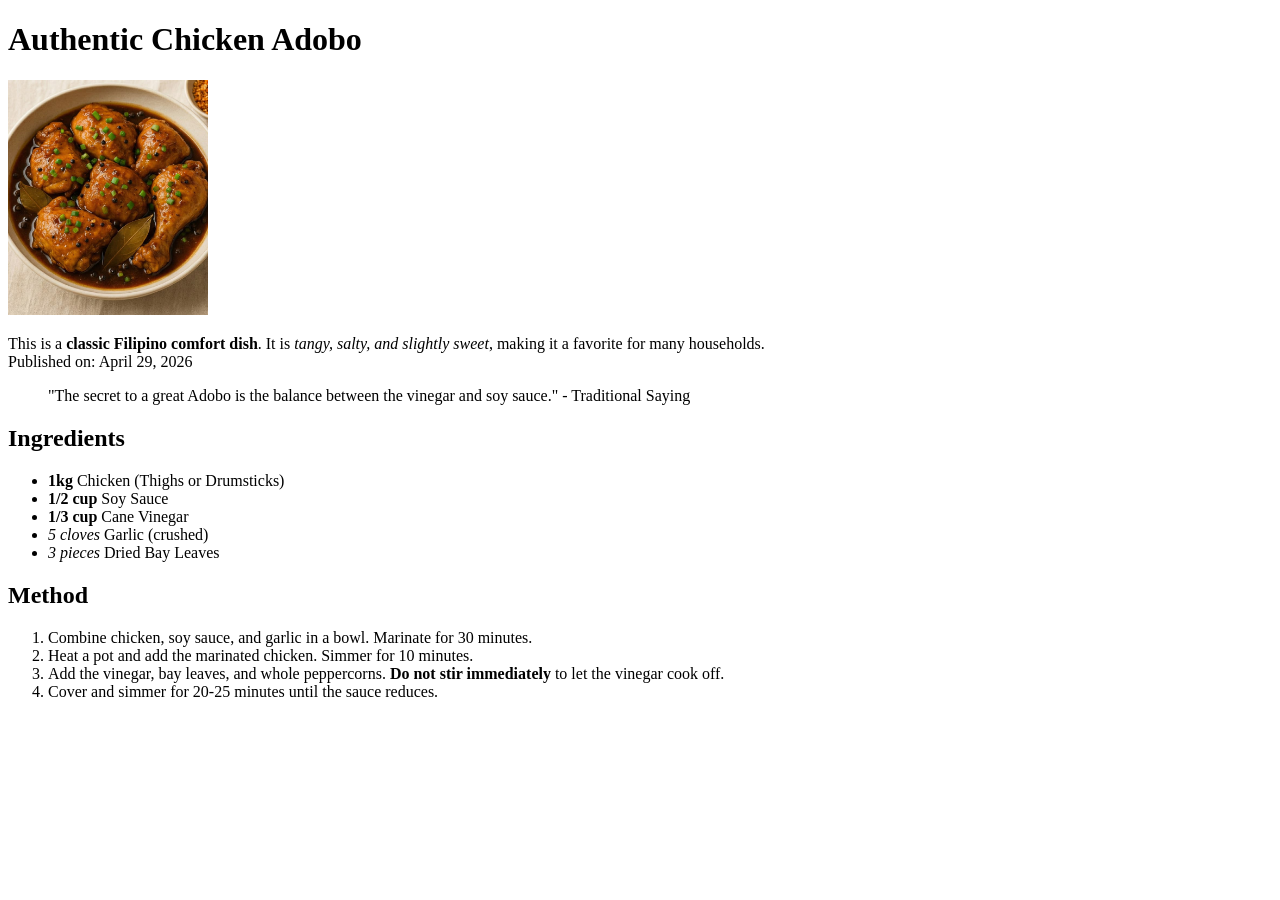
<file: Chapter 1/01-Recipe Page/index.html>
<!DOCTYPE html>
<html lang="en">
<head>
    <meta charset="UTF-8">
    <title>Recipe Page</title>
</head>
<body>
    <h1>Authentic Chicken Adobo</h1>
    <img src="images/Adobo.jpg" alt="Adobo" width="200"
    <!-- p tag for description with bold and italics -->
    <p>
        This is a <strong>classic Filipino comfort dish</strong>. It is <em>tangy, salty, and slightly sweet</em>, making it a favorite for many households. 
        <br>
        Published on: <time datetime="2026-04-29">April 29, 2026</time>
    </p>

    <blockquote>
        "The secret to a great Adobo is the balance between the vinegar and soy sauce." - Traditional Saying
    </blockquote>
    <h2>Ingredients</h2>
    <ul>
        <li><strong>1kg</strong> Chicken (Thighs or Drumsticks)</li>
        <li><strong>1/2 cup</strong> Soy Sauce</li>
        <li><strong>1/3 cup</strong> Cane Vinegar</li>
        <li><em>5 cloves</em> Garlic (crushed)</li>
        <li><em>3 pieces</em> Dried Bay Leaves</li>
    </ul>
    <h2>Method</h2>
    <ol>
        <li>Combine chicken, soy sauce, and garlic in a bowl. Marinate for 30 minutes.</li>
        <li>Heat a pot and add the marinated chicken. Simmer for 10 minutes.</li>
        <li>Add the vinegar, bay leaves, and whole peppercorns. <strong>Do not stir immediately</strong> to let the vinegar cook off.</li>
        <li>Cover and simmer for 20-25 minutes until the sauce reduces.</li>
    </ol>

</body>
</html>
</file>
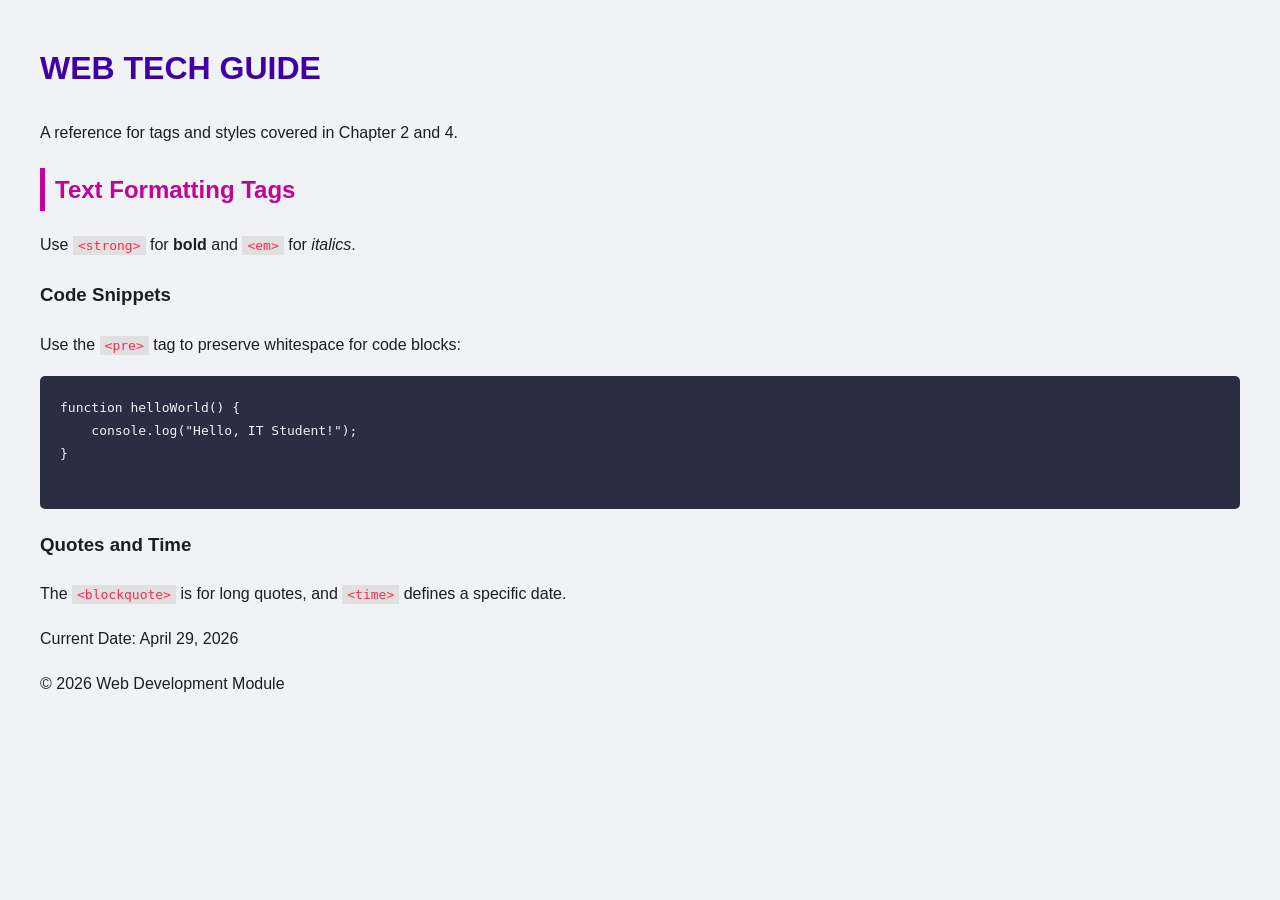
<file: Chapter 1/02-BONUS HTML and CSS/index.html>
<!DOCTYPE html>
<html lang="en">
<head>
    <meta charset="UTF-8">
    <title>Web Development Quick-Reference</title>
    <link rel="stylesheet" href="style.css">
</head>
<body>

    <header>
        <h1>Web Tech Guide</h1>
        <p>A reference for tags and styles covered in Chapter 2 and 4.</p>
    </header>

    <main>
        <section>
            <h2>Text Formatting Tags</h2>
            <p>Use <code>&lt;strong&gt;</code> for <strong>bold</strong> and <code>&lt;em&gt;</code> for <em>italics</em>.</p>
            
            <h3>Code Snippets</h3>
            <p>Use the <code>&lt;pre&gt;</code> tag to preserve whitespace for code blocks:</p>
            <pre>
function helloWorld() {
    console.log("Hello, IT Student!");
}
            </pre>

            <h3>Quotes and Time</h3>
            <p>The <code>&lt;blockquote&gt;</code> is for long quotes, and <code>&lt;time&gt;</code> defines a specific date.</p>
            <p>Current Date: <time datetime="2026-04-29">April 29, 2026</time></p>
        </section>
    </main>

    <footer>
        <p>&copy; 2026 Web Development Module</p>
    </footer>

</body>
</html>
</file>
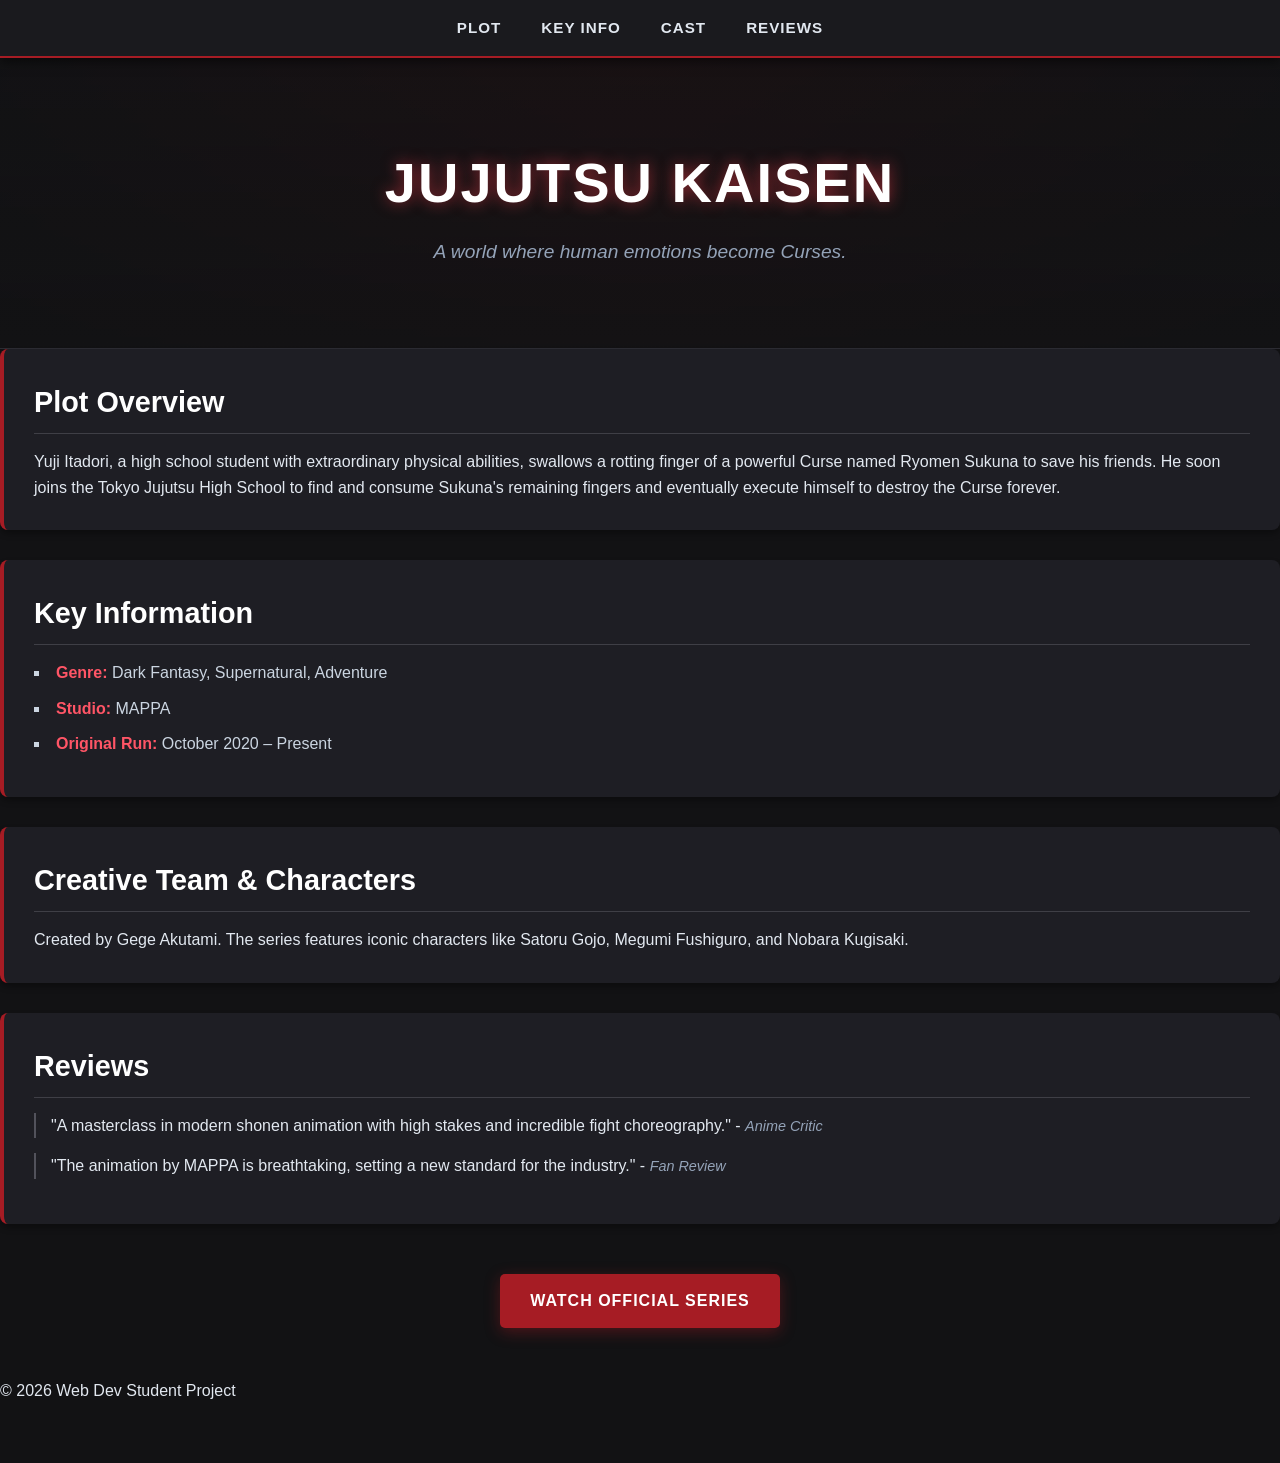
<file: Chapter 2/01-One Page/index.html>
<!DOCTYPE html>
<html lang="en">
<head>
    <meta charset="UTF-8">
    <meta name="viewport" content="width=device-width, initial-scale=1.0">
    <title>Jujutsu Kaisen Fan Page</title>
    <link rel="stylesheet" href="style.css">
</head>
<body>

    <nav class="navbar">
        <ul>
            <li><a href="#plot">Plot</a></li>
            <li><a href="#info">Key Info</a></li>
            <li><a href="#cast">Cast</a></li>
            <li><a href="#reviews">Reviews</a></li>
        </ul>
    </nav>

    <header class="main-header">
        <h1>Jujutsu Kaisen</h1>
        <p>A world where human emotions become Curses.</p>
    </header>

    <main>
        <section id="plot" class="content-section">
            <h2>Plot Overview</h2>
            <p>Yuji Itadori, a high school student with extraordinary physical abilities, swallows a rotting finger of a powerful Curse named Ryomen Sukuna to save his friends. He soon joins the Tokyo Jujutsu High School to find and consume Sukuna's remaining fingers and eventually execute himself to destroy the Curse forever.</p>
        </section>

        <section id="info" class="content-section">
            <h2>Key Information</h2>
            <ul>
                <li><strong>Genre:</strong> Dark Fantasy, Supernatural, Adventure</li>
                <li><strong>Studio:</strong> MAPPA</li>
                <li><strong>Original Run:</strong> October 2020 – Present</li>
            </ul>
        </section>

        <section id="cast" class="content-section">
            <h2>Creative Team & Characters</h2>
            <p>Created by Gege Akutami. The series features iconic characters like Satoru Gojo, Megumi Fushiguro, and Nobara Kugisaki.</p>
        </section>

        <section id="reviews" class="content-section">
            <h2>Reviews</h2>
            <p>"A masterclass in modern shonen animation with high stakes and incredible fight choreography." - <em>Anime Critic</em></p>
            <p>"The animation by MAPPA is breathtaking, setting a new standard for the industry." - <em>Fan Review</em></p>
        </section>

        <section class="link-section">
            <a href="https://www.crunchyroll.com/series/GR9PJ2K2Y/jujutsu-kaisen" target="_blank" class="btn-link">Watch Official Series</a>
        </section>
    </main>

    <footer>
        <p>&copy; 2026 Web Dev Student Project</p>
    </footer>

</body>
</html>
</file>
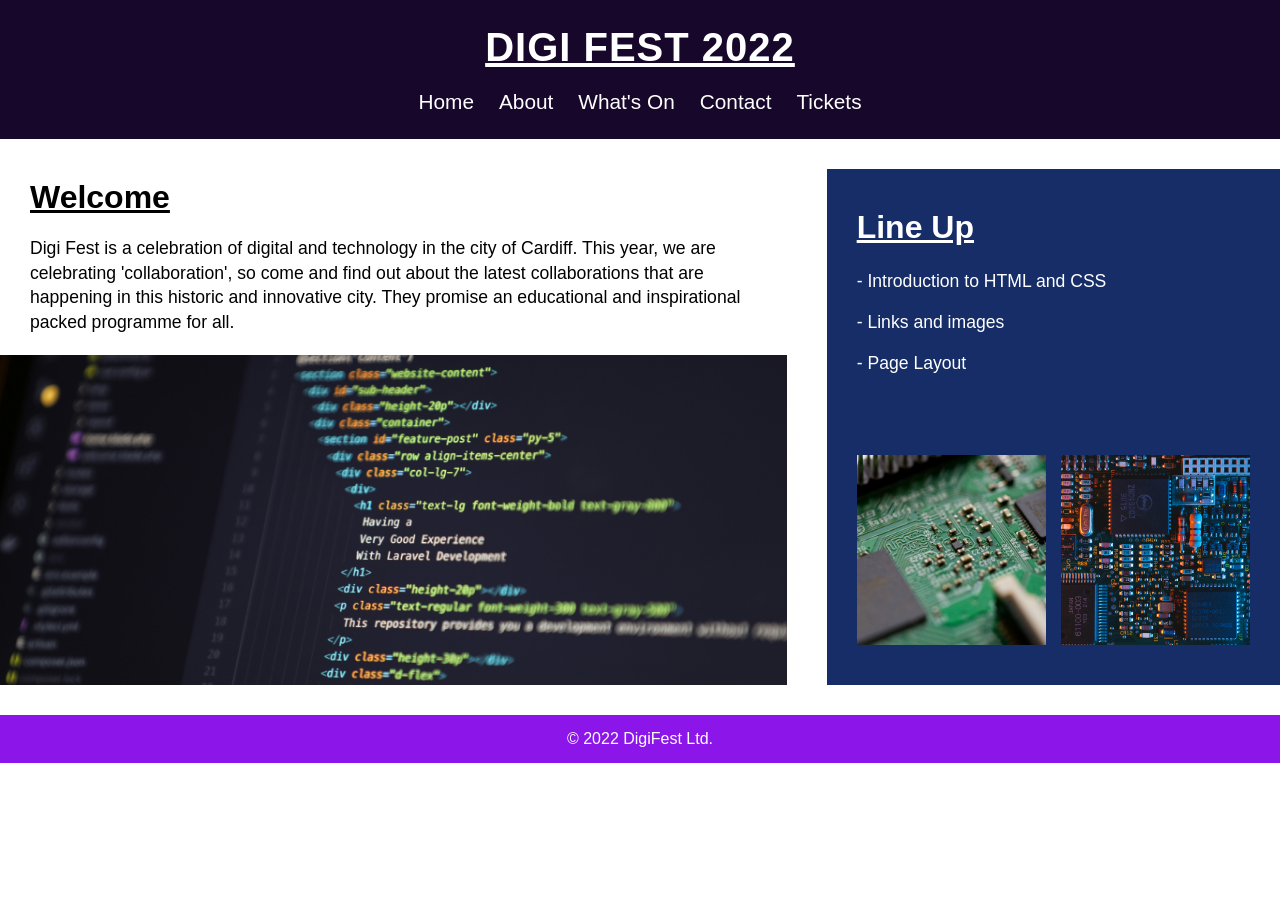
<file: Chapter 4/01-DigiFest/index.html>
<!DOCTYPE html>
<html lang="en">
<head>
    <meta charset="UTF-8">
    <meta name="viewport" content="width=device-width, initial-scale=1.0">
    <title>Digi Fest 2022</title>
    <link rel="stylesheet" href="style.css">
</head>
<body>

    <header>
        <h1>DIGI FEST 2022</h1>
        <nav>
            <ul>
                <li><a href="#">Home</a></li>
                <li><a href="#">About</a></li>
                <li><a href="#">What's On</a></li>
                <li><a href="#">Contact</a></li>
                <li><a href="#">Tickets</a></li>
            </ul>
        </nav>
    </header>

    <main class="container">
        <section class="welcome-content">
            <article>
                <h2>Welcome</h2>
                <p>Digi Fest is a celebration of digital and technology in the city of Cardiff. This year, we are celebrating 'collaboration', so come and find out about the latest collaborations that are happening in this historic and innovative city. They promise an educational and inspirational packed programme for all.</p>
                <img src="images/code.jpg" alt="Code snippet" class="main-img">
            </article>
        </section>

        <aside class="line-up">
            <h2>Line Up</h2>
            <div class="line-up-list">
                <p>- Introduction to HTML and CSS</p>
                <p>- Links and images</p>
                <p>- Page Layout</p>
            </div>
            <div class="line-up-images">
                <img src="images/circuit 1.jpg" alt="Circuitry 1">
                <img src="images/circuit 2.jpg" alt="Circuitry 2">
            </div>
        </aside>
    </main>

    <footer>
        <p>&copy; 2022 DigiFest Ltd.</p>
    </footer>

</body>
</html>
</file>
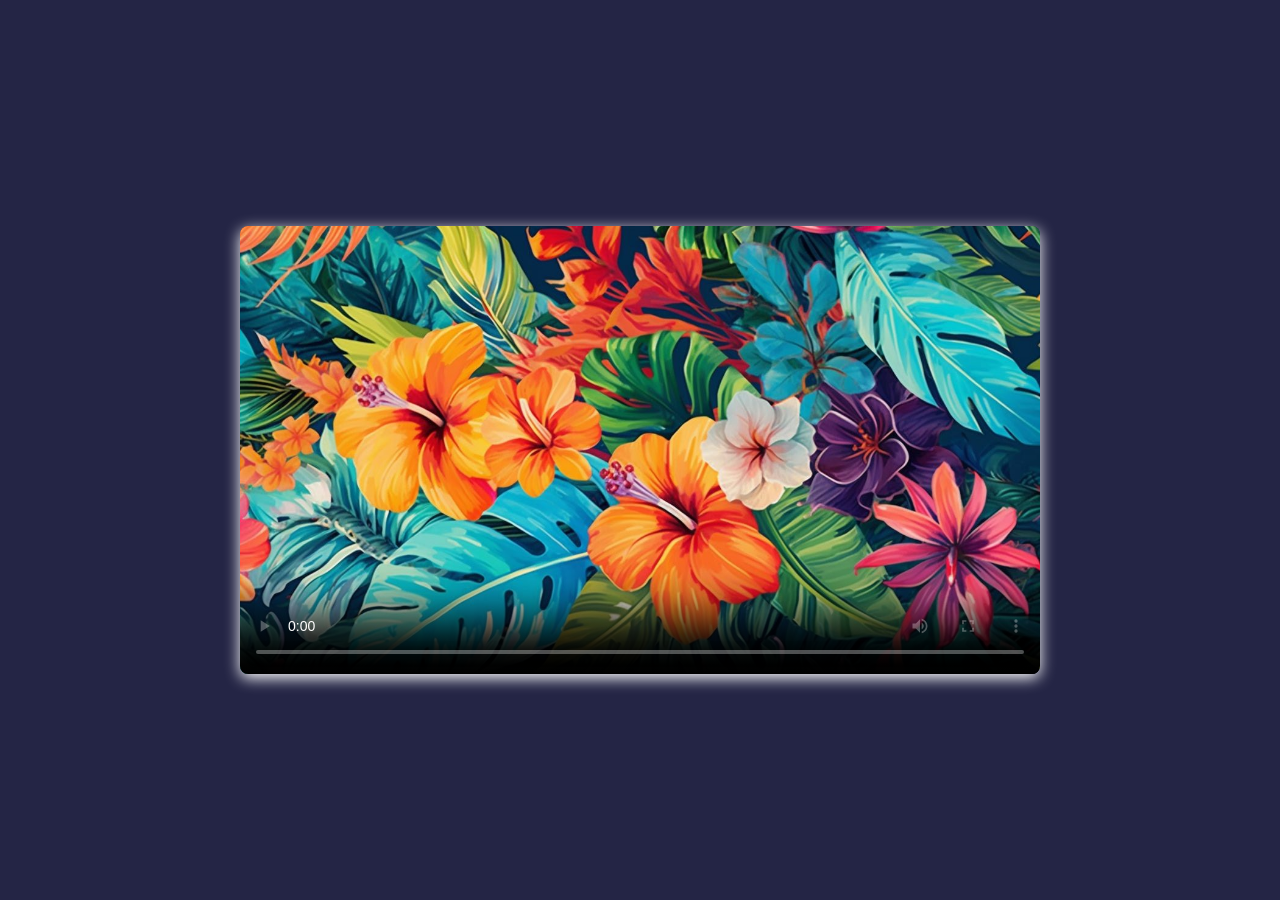
<file: Chapter 5/01-Embed Video/index.html>
<!DOCTYPE html>
<html lang="en">
<head>
    <meta charset="UTF-8">
    <meta name="viewport" content="width=device-width, initial-scale=1.0">
    <title>Embed Video Exercise</title>
    <link rel="stylesheet" href="style.css">
</head>
<body>

    <video controls loop poster="tropical.jpg">
        <source src="flower.mp4" type="video/mp4">
        Your browser does not support the video tag.
    </video>

</body>
</html>
</file>
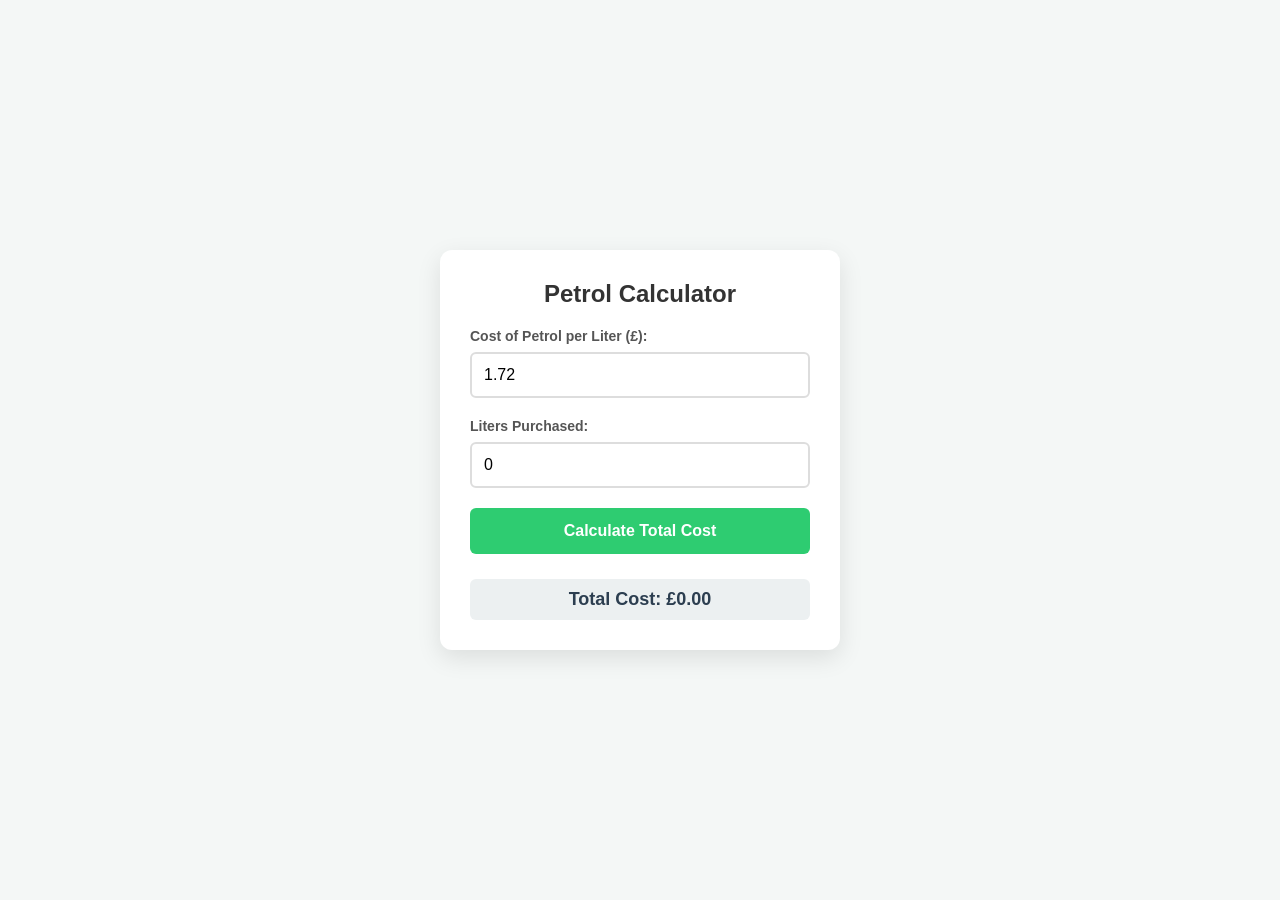
<file: Chapter 6/01-Petrol Calculator/index.html>
<!DOCTYPE html>
<html lang="en">
<head>
    <meta charset="UTF-8">
    <meta name="viewport" content="width=device-width, initial-scale=1.0">
    <title>Petrol Calculator</title>
    <link rel="stylesheet" href="style.css">
</head>
<body>

    <div class="calculator-container">
        <h2>Petrol Calculator</h2>
        
        <div class="input-group">
            <label for="costPerLiter">Cost of Petrol per Liter (£):</label>
            <input type="number" id="costPerLiter" value="1.72" step="0.01" min="0">
        </div>

        <div class="input-group">
            <label for="litersPurchased">Liters Purchased:</label>
            <input type="number" id="litersPurchased" value="0" step="0.01" min="0">
        </div>

        <button id="calculateBtn">Calculate Total Cost</button>

        <p id="resultText">Total Cost: £0.00</p>
    </div>

    <script src="script.js"></script>
</body>
</html>
</file>
<file: Chapter 1/02-BONUS HTML and CSS/style.css>
* {
    box-sizing: border-box;
}
body {
    font-family: 'Helvetica Neue', Arial, sans-serif;
    font-weight: 400;
    font-style: normal;
    line-height: 1.8;
    background-color: #f0f2f5;
    color: #1c1e21;
    margin: 40px;
}
h1 {
    color: #4000a7;
    font-weight: 700;
    text-transform: uppercase;
}
h2 {
    color: #c3029c;
    border-left: 5px solid #c3029c;
    padding-left: 10px;
}
code {
    background-color: #e0e0e0;
    color: #ff284c;
    padding: 2px 5px;
}
pre {
    background-color: #2b2d42;
    color: #edf2f4;
    padding: 20px;
    border-radius: 5px;
}
</file>
<file: Chapter 2/01-One Page/style.css>
* {
    margin: 0;
    padding: 0;
    box-sizing: border-box;
}
body {
    font-family: 'Segoe UI', Roboto, Helvetica, Arial, sans-serif;
    line-height: 1.6;
    background-color: #121214;
    color: #e2e8f0;
    padding-bottom: 60px;
}
.navbar {
    background-color: #1a1a1e;
    position: sticky;
    top: 0;
    z-index: 1000;
    box-shadow: 0 4px 10px rgba(0, 0, 0, 0.5);
    border-bottom: 2px solid #a61c24;
}
.navbar ul {
    list-style: none;
    display: flex;
    justify-content: center;
    align-items: center;
    padding: 15px 0;
}
.navbar li {
    margin: 0 20px;
}
.navbar a {
    color: #e2e8f0;
    text-decoration: none;
    font-weight: 600;
    text-transform: uppercase;
    font-size: 0.95rem;
    letter-spacing: 1px;
    transition: color 0.3s ease;
}
.navbar a:hover {
    color: #ff3344;
}
.main-header {
    background: linear-gradient(rgba(18, 18, 20, 0.8), rgba(18, 18, 20, 0.95)), 
                radial-gradient(circle, #3a0d11 0%, #121214 100%);
    text-align: center;
    padding: 80px 20px;
    border-bottom: 1px solid #2d2d34;
}
.main-header h1 {
    font-size: 3.5rem;
    color: #ffffff;
    text-transform: uppercase;
    letter-spacing: 2px;
    margin-bottom: 10px;
    text-shadow: 0 0 15px rgba(230, 57, 70, 0.6);
}
.main-header p {
    font-size: 1.2rem;
    color: #94a3b8;
    font-style: italic;
}
.main {
    max-width: 800px;
    margin: 40px auto;
    padding: 0 20px;
}
.content-section {
    background-color: #1e1e24;
    padding: 30px;
    margin-bottom: 30px;
    border-radius: 8px;
    box-shadow: 0 4px 6px rgba(0, 0, 0, 0.3);
    border-left: 4px solid #a61c24;
    transition: transform 0.2s ease;
}
.content-section:hover {
    transform: translateY(-2px);
}
.content-section h2 {
    color: #ffffff;
    margin-bottom: 15px;
    font-size: 1.8rem;
    border-bottom: 1px solid #3f3f46;
    padding-bottom: 8px;
}
.content-section ul {
    list-style-position: inside;
    list-style-type: square;
}
.content-section li {
    margin-bottom: 10px;
    color: #cbd5e1;
}
.content-section strong {
    color: #ff5566;
}
#reviews p {
    margin-bottom: 15px;
    padding-left: 15px;
    border-left: 2px solid #52525b;
    font-style: normal;
}
#reviews em {
    color: #94a3b8;
    font-size: 0.9rem;
}
.link-section {
    text-align: center;
    margin: 50px 0;
}
.btn-link {
    display: inline-block;
    background-color: #a61c24;
    color: #ffffff;
    text-decoration: none;
    padding: 14px 30px;
    font-weight: bold;
    text-transform: uppercase;
    letter-spacing: 1px;
    border-radius: 5px;
    box-shadow: 0 4px 15px rgba(166, 28, 36, 0.4);
    transition: all 0.3s ease;
}
.btn-link:hover {
    background-color: #ff3344;
    box
</file>
<file: Chapter 4/01-DigiFest/style.css>
* {
    box-sizing: border-box;
    margin: 0;
    padding: 0;
}

body {
    font-family: "Arial", sans-serif;
    font-weight: 400;
    background-color: #ffffff;
    color: #000000;
}

h1, h2 {
    font-family: "Tahoma", sans-serif;
    font-weight: 700;
    text-decoration: underline;
}

header {
    background-color: #17072b;
    color: #ffffff;
    text-align: center;
    padding: 25px 10px;
}

header h1 {
    font-size: 2.5rem;
    letter-spacing: 1px;
    margin-bottom: 20px;
}

header nav ul {
    list-style: none;
    display: flex;
    justify-content: center;
    gap: 25px;
}

header nav a {
    color: #ffffff;
    text-decoration: none;
    font-size: 1.3rem;
}

header nav a:hover {
    text-decoration: underline;
}

.container {
    display: flex;
    width: 100%;
    max-width: 100%;
    margin: 30px 0;
    padding: 0;
    gap: 40px;
}

.welcome-content {
    flex: 2;
    flex-shrink: 0;
    padding: 0;
}

.welcome-content h2,
.welcome-content p {
    padding-left: 30px; 
    padding-right: 10px;
}

.welcome-content h2 {
    font-size: 2rem;
    margin-bottom: 20px;
    margin-top: 10px;
}

.welcome-content p {
    font-size: 1.1rem;
    line-height: 1.4;
    margin-bottom: 20px;
}

.main-img {
    width: 100%;
    height: 330px;
    object-fit: cover;
    display: block;
}

.line-up {
    flex: 1;
    flex-shrink: 0;
    background-color: #172d67;
    color: #ffffff;
    padding: 40px 30px;
    display: flex;
    flex-direction: column;
    justify-content: space-between;
}

.line-up h2 {
    font-size: 2rem;
    margin-bottom: 25px;
}

.line-up-list p {
    font-size: 1.1rem;
    margin-bottom: 20px;
}

.line-up-images {
    display: flex;
    gap: 15px;
    margin-top: auto;  
    width: 100%;
}

.line-up-images img {
    width: calc(50% - 7.5px);
    aspect-ratio: 1 / 1;
    object-fit: cover;
}

footer {
    background-color: #8c15e9;
    color: #ffffff;
    text-align: center;
    padding: 15px 10px;
    font-size: 1rem;
    clear: both;
}
</file>
<file: Chapter 5/01-Embed Video/style.css>
* {
    margin: 0;
    padding: 0;
    box-sizing: border-box;
}
body {
    display: flex;
    justify-content: center;
    align-items: center;
    min-height: 100vh;
    background-color: #242545;

video {
    max-width: 80%;
    width: 800px;
    height: auto;
    border-radius: 8px;
    box-shadow: 0 4px 15px rgb(255, 255, 255);
}
</file>
<file: Chapter 6/01-Petrol Calculator/style.css>
* {
    box-sizing: border-box;
    margin: 0;
    padding: 0;
    font-family: 'Segoe UI', Tahoma, Geneva, Verdana, sans-serif;
}
body {
    background-color: #f4f7f6;
    display: flex;
    justify-content: center;
    align-items: center;
    height: 100vh;
}
.calculator-container {
    background-color: #ffffff;
    padding: 30px;
    border-radius: 12px;
    box-shadow: 0 8px 24px rgba(0, 0, 0, 0.1);
    width: 100%;
    max-width: 400px;
}
h2 {
    color: #333;
    margin-bottom: 20px;
    text-align: center;
}
.input-group {
    margin-bottom: 20px;
}
label {
    display: block;
    margin-bottom: 8px;
    color: #555;
    font-weight: 600;
    font-size: 14px;
}
input {
    width: 100%;
    padding: 12px;
    border: 2px solid #ddd;
    border-radius: 6px;
    font-size: 16px;
    outline: none;
    transition: border-color 0.3s ease, box-shadow 0.3s ease;
}
input:focus {
    border-color: #3498db;
    box-shadow: 0 0 8px rgba(52, 152, 219, 0.3);
}
button {
    width: 100%;
    padding: 14px;
    background-color: #2ecc71;
    color: white;
    border: none;
    border-radius: 6px;
    font-size: 16px;
    font-weight: bold;
    cursor: pointer;
    transition: background-color 0.3s ease, transform 0.1s ease;
}
button:hover {
    background-color: #27ae60;
}
button:active {
    transform: scale(0.98);
}
#resultText {
    margin-top: 25px;
    font-size: 18px;
    font-weight: bold;
    color: #2c3e50;
    text-align: center;
    padding: 10px;
    background-color: #ecf0f1;
    border-radius: 6px;
}
</file>
